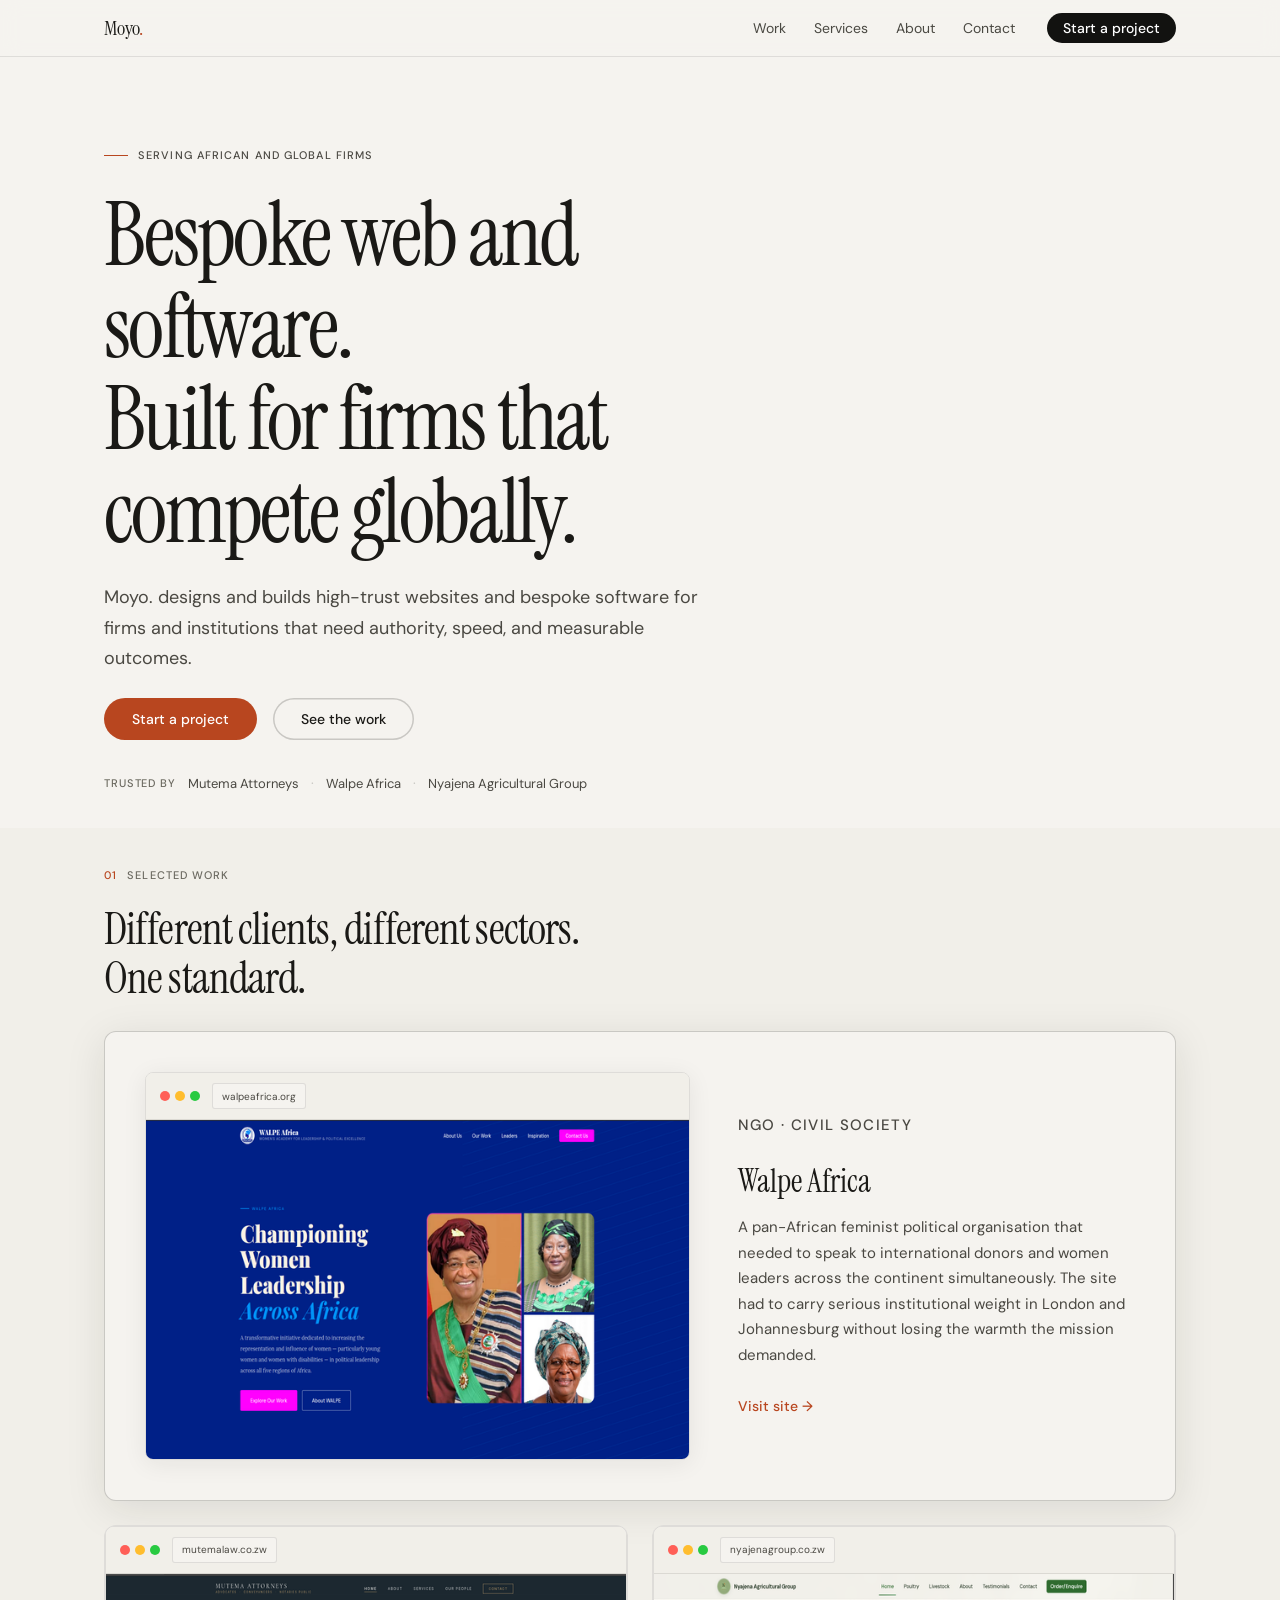
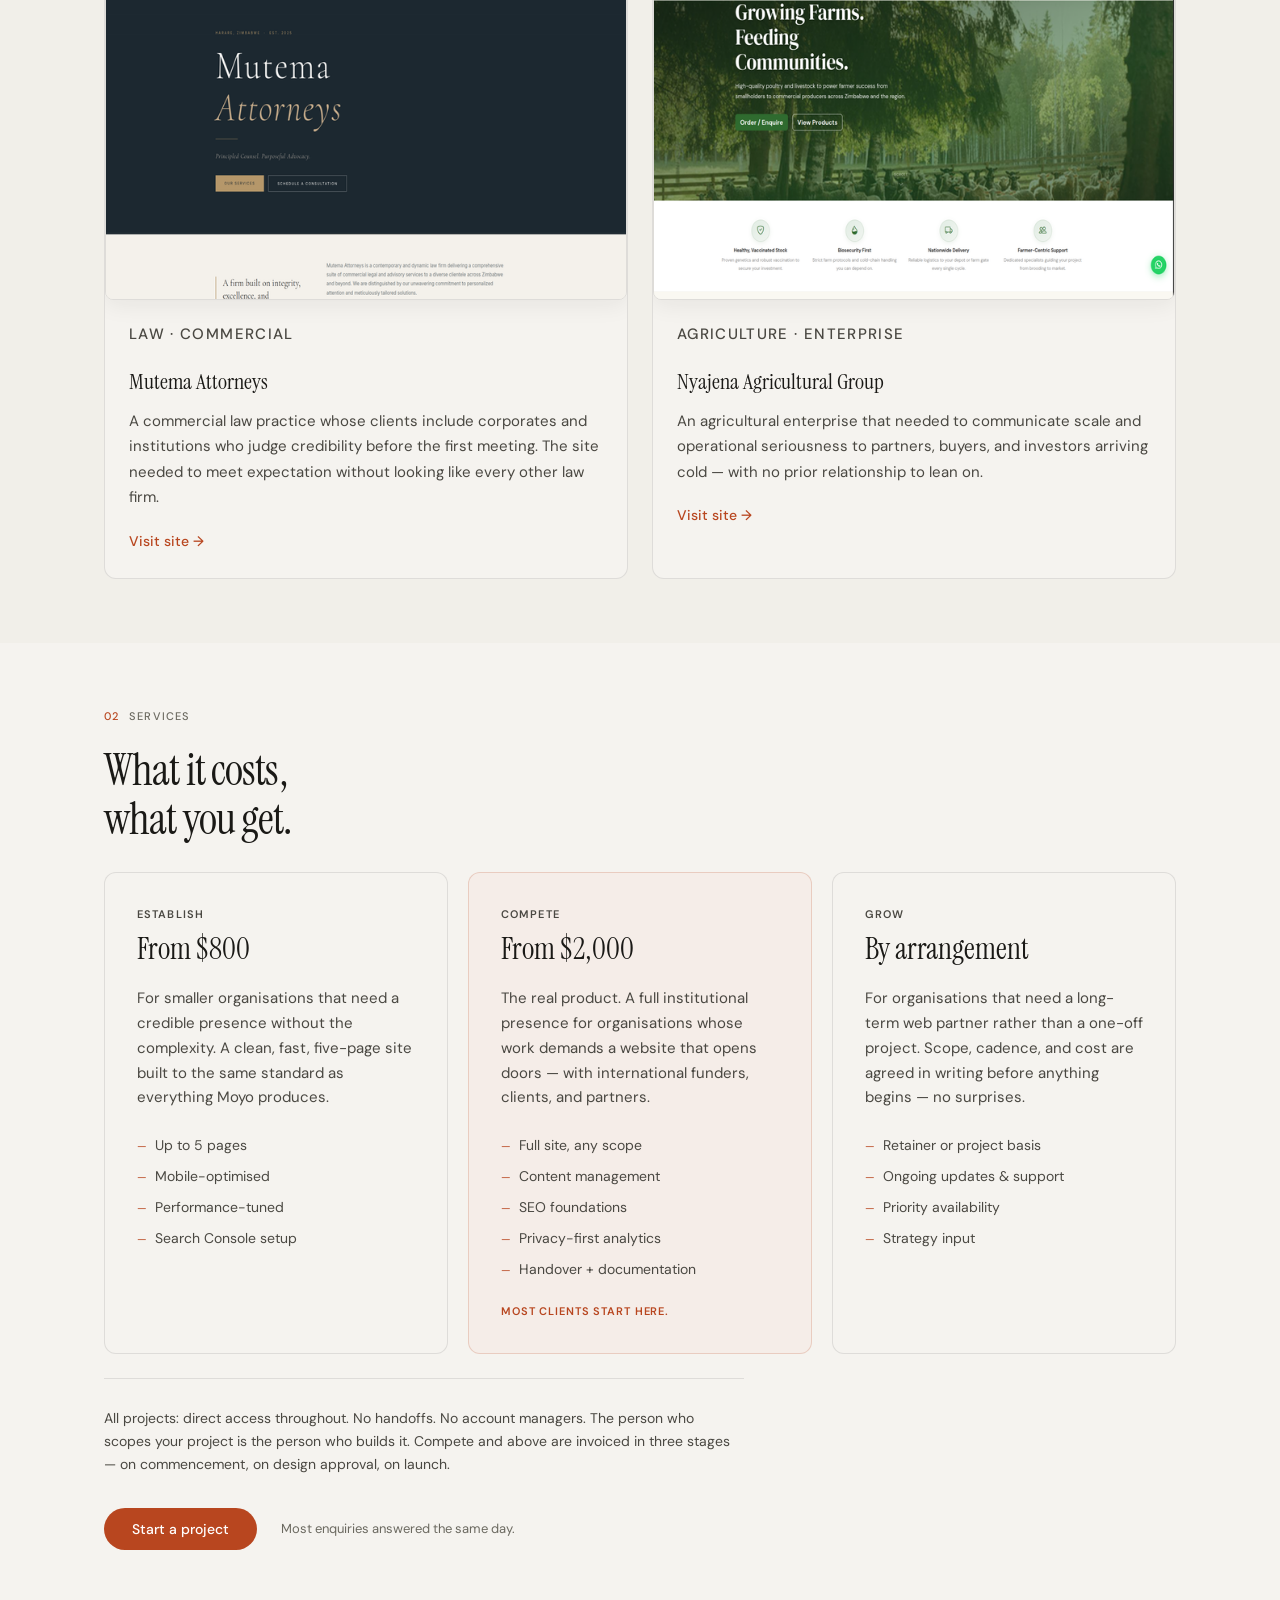
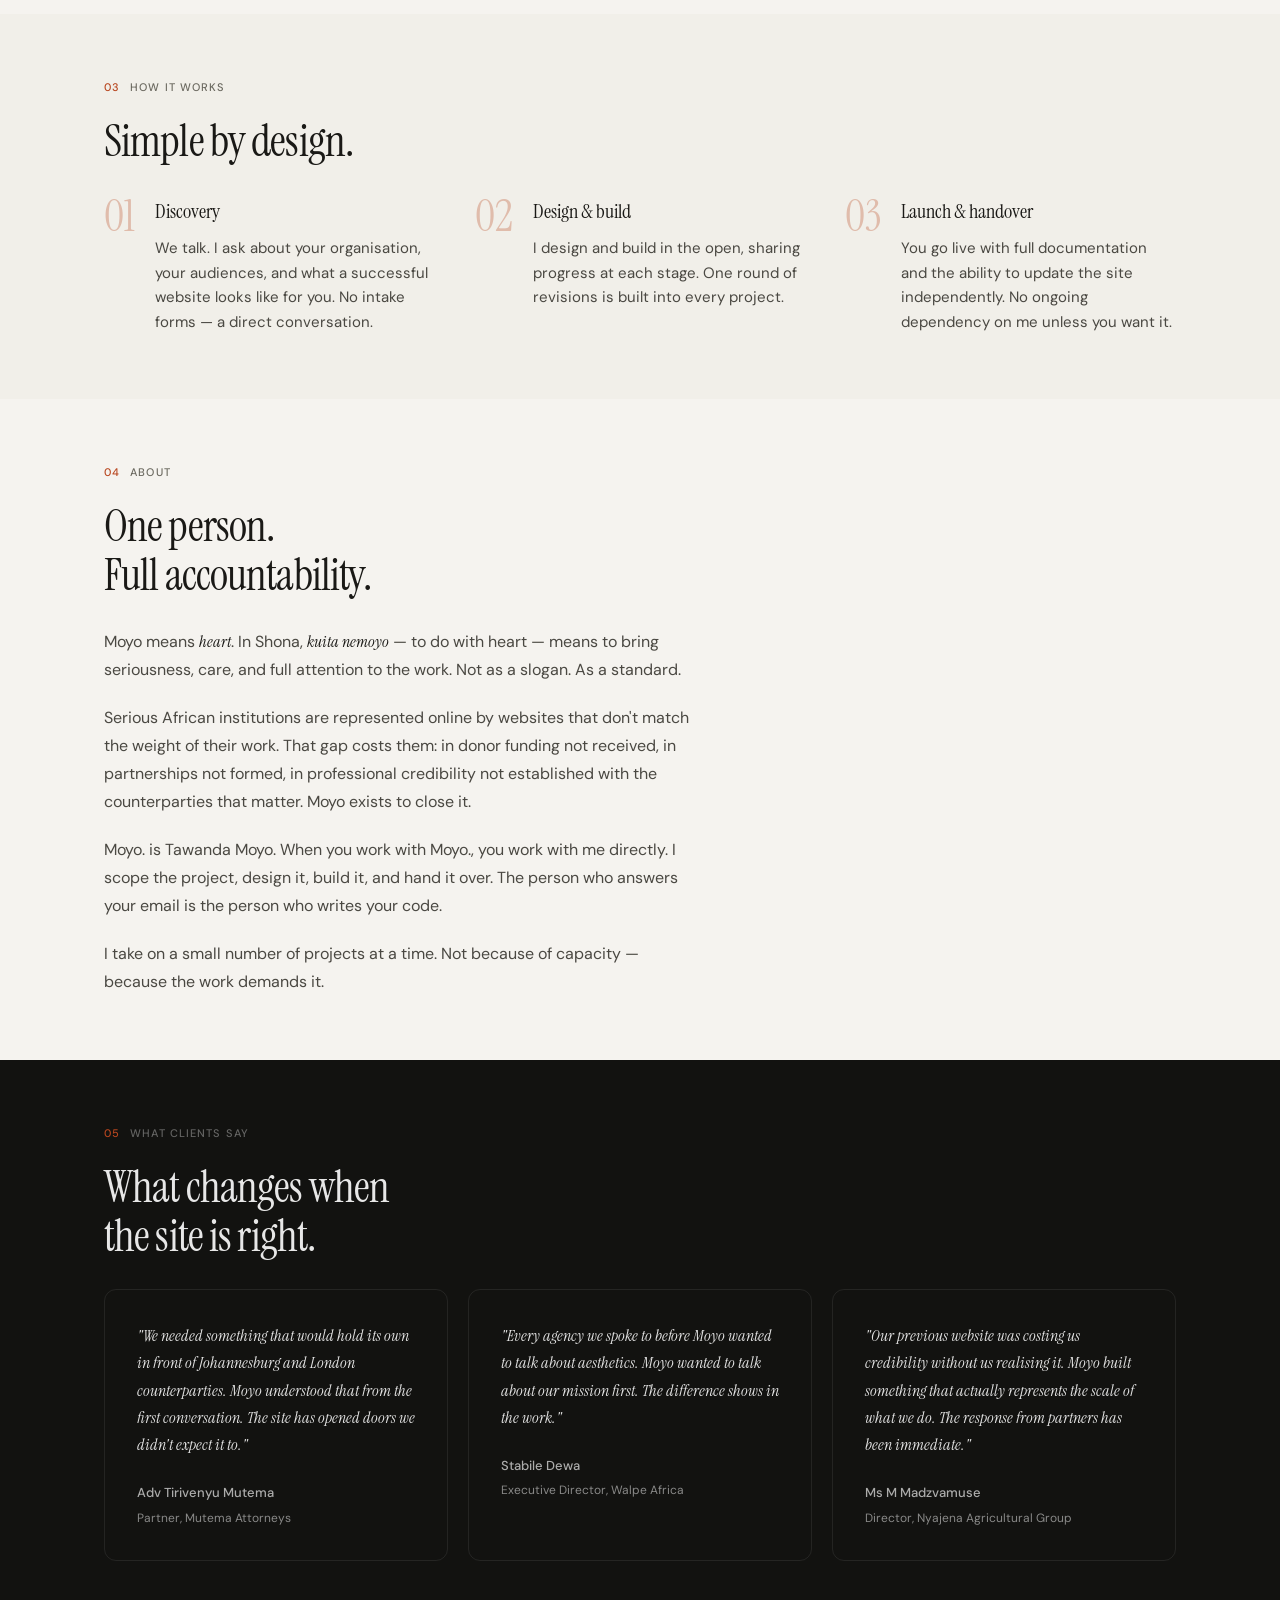
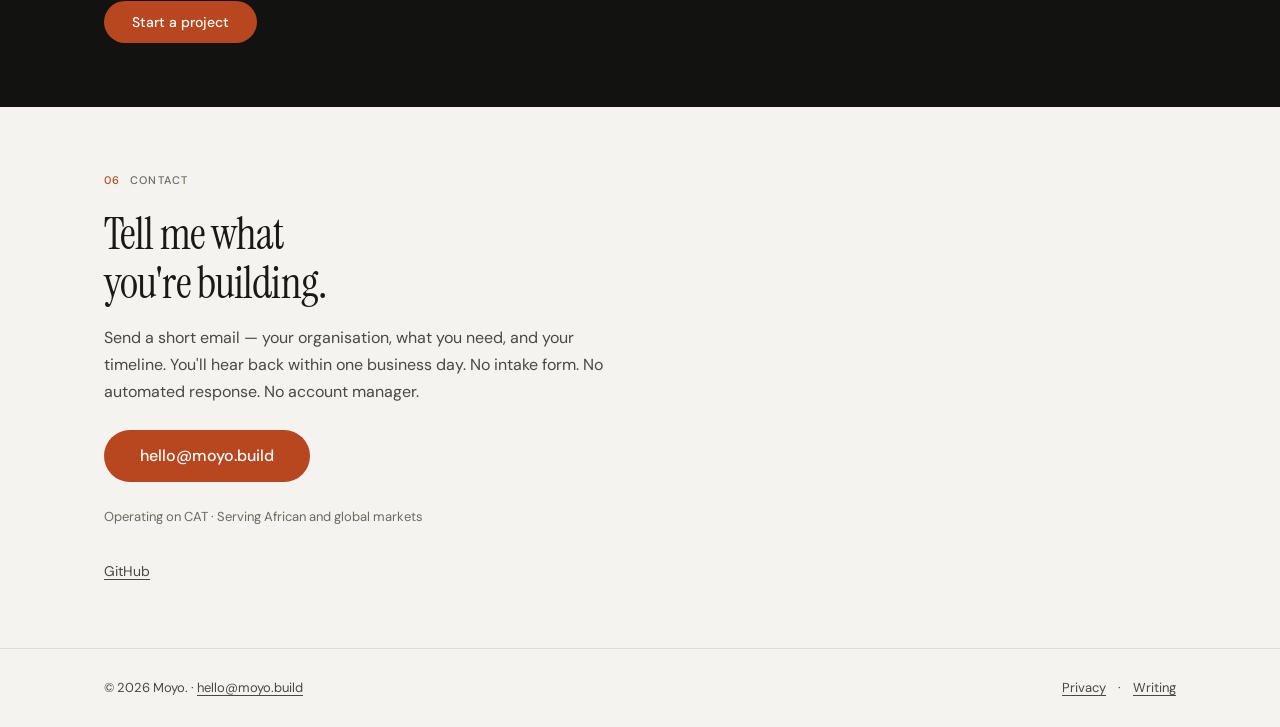
<file: index.html>
<!DOCTYPE html>
<html lang="en">
<head>
  <meta charset="UTF-8">
  <meta name="viewport" content="width=device-width, initial-scale=1.0">

  <title>Moyo. | Bespoke Web & Software for African and Global Firms</title>
  <meta name="description" content="Moyo. designs and builds high-trust websites and bespoke software for firms that need authority, speed, and measurable growth across African and global markets.">
  <link rel="canonical" href="https://moyo.build/">

  <!-- Favicons -->
  <link rel="icon" href="img/favicon/favicon.ico" sizes="any">
  <link rel="icon" href="img/favicon/favicon-16x16.png" sizes="16x16" type="image/png">
  <link rel="icon" href="img/favicon/favicon-32x32.png" sizes="32x32" type="image/png">
  <link rel="apple-touch-icon" href="img/favicon/apple-touch-icon.png">
  <link rel="manifest" href="img/favicon/site.webmanifest">
  <meta name="theme-color" content="#b8461f">

  <!-- Preload LCP image -->
  <link rel="preload" as="image" href="img/walpe-hero.png">

  <!-- Open Graph -->
  <meta property="og:type" content="website">
  <meta property="og:url" content="https://moyo.build/">
  <meta property="og:title" content="Moyo. | Bespoke Web & Software for African and Global Firms">
  <meta property="og:description" content="High-trust websites and bespoke software for firms competing across African and global markets.">
  <meta property="og:image" content="https://moyo.build/img/favicon/android-chrome-512x512.png">
  <meta property="og:locale" content="en_US">
  <meta property="og:site_name" content="Moyo.">

  <!-- Twitter -->
  <meta name="twitter:card" content="summary">
  <meta name="twitter:title" content="Moyo. | Bespoke Web & Software for African and Global Firms">
  <meta name="twitter:description" content="High-trust websites and bespoke software for firms competing across African and global markets.">
  <meta name="twitter:image" content="https://moyo.build/img/favicon/android-chrome-512x512.png">

  <!-- Fonts -->
  <link rel="preconnect" href="https://fonts.googleapis.com">
  <link rel="preconnect" href="https://fonts.gstatic.com" crossorigin>
  <link href="https://fonts.googleapis.com/css2?family=Instrument+Serif:ital@0;1&family=DM+Sans:ital,opsz,wght@0,9..40,300;0,9..40,400;0,9..40,500;1,9..40,400&display=swap" rel="stylesheet">
  <script defer data-domain="moyo.build" src="https://plausible.io/js/script.js"></script>

  <link rel="stylesheet" href="style.css">

  <!-- Structured data -->
  <script type="application/ld+json">
  {
    "@context": "https://schema.org",
    "@graph": [
      {
        "@type": "Organization",
        "name": "Moyo.",
        "url": "https://moyo.build/",
        "email": "hello@moyo.build",
        "description": "Bespoke web and software partner for high-performing firms operating across African and global markets."
      },
      {
        "@type": "ProfessionalService",
        "name": "Moyo.",
        "url": "https://moyo.build/",
        "email": "hello@moyo.build",
        "serviceType": [
          "Bespoke website design and development",
          "Bespoke software solutions",
          "Web strategy and ongoing web presence management"
        ],
        "areaServed": [
          "Africa",
          "Europe",
          "North America",
          "Middle East"
        ]
      }
    ]
  }
  </script>
</head>
<body>

  <!-- Skip navigation -->
  <a href="#main" class="skip-link">Skip to main content</a>

  <!-- ============================================================
       HEADER
  ============================================================ -->
  <header class="site-header" role="banner">
    <div class="container header-inner">
      <a href="/" class="wordmark" aria-label="Moyo. — home">Moyo<span class="dot">.</span></a>

      <nav class="site-nav" aria-label="Main navigation">
        <ul class="nav-links" role="list">
          <li><a href="#work">Work</a></li>
          <li><a href="#services">Services</a></li>
          <li><a href="#about">About</a></li>
          <li><a href="#contact">Contact</a></li>
        </ul>
        <a href="mailto:hello@moyo.build" class="btn btn-pill">Start a project</a>
        <button class="nav-toggle" aria-label="Open navigation menu" aria-expanded="false">
          <span></span>
          <span></span>
        </button>
      </nav>
    </div>
  </header>

  <main id="main">

    <!-- ============================================================
         HERO
    ============================================================ -->
    <section class="hero" aria-labelledby="hero-heading">
      <div class="container">
        <p class="eyebrow">Serving African and global firms</p>
        <h1 id="hero-heading" class="hero-headline">Bespoke web and software.<br>Built for firms that compete globally.</h1>
        <p class="hero-body">Moyo. designs and builds high-trust websites and bespoke software for firms and institutions that need authority, speed, and measurable outcomes.</p>
        <div class="hero-actions">
          <a href="mailto:hello@moyo.build?subject=Project%20enquiry" class="btn btn-primary">Start a project</a>
          <a href="#work" class="btn btn-ghost">See the work</a>
        </div>
        <div class="proof-bar">
          <span class="proof-label">Trusted by</span>
          <span>Mutema Attorneys</span>
          <span class="proof-divider" aria-hidden="true">·</span>
          <span>Walpe Africa</span>
          <span class="proof-divider" aria-hidden="true">·</span>
          <span>Nyajena Agricultural Group</span>
        </div>
      </div>
    </section>

    <!-- ============================================================
         WORK
    ============================================================ -->
    <section class="work" id="work" aria-labelledby="work-heading">
      <div class="container">
        <div class="section-label" aria-hidden="true">
          <span class="section-num">01</span>
          <span>Selected work</span>
        </div>

        <h2 id="work-heading" class="section-heading reveal">Different clients, different sectors.<br>One standard.</h2>

        <!-- Spotlight: Walpe Africa -->
        <article class="work-spotlight reveal" aria-labelledby="walpe-title">
          <div class="work-spotlight-image">
            <div class="browser-chrome">
              <div class="browser-bar">
                <span class="browser-dots" aria-hidden="true">
                  <span></span><span></span><span></span>
                </span>
                <span class="browser-url">walpeafrica.org</span>
              </div>
              <img
                src="img/walpe-hero.png"
                alt="Walpe Africa homepage — featuring the organisation's programmes and regional presence across Africa"
                width="800" height="500"
                loading="eager">
            </div>
          </div>
          <div class="work-spotlight-text">
            <p class="work-tag">NGO · Civil Society</p>
            <h3 id="walpe-title">Walpe Africa</h3>
            <p>A pan-African feminist political organisation that needed to speak to international donors and women leaders across the continent simultaneously. The site had to carry serious institutional weight in London and Johannesburg without losing the warmth the mission demanded.</p>
            <a href="https://walpeafrica.org" class="work-link" target="_blank" rel="noopener noreferrer" aria-labelledby="walpe-title">Visit site →</a>
          </div>
        </article>

        <!-- 2-col grid -->
        <div class="work-grid">

          <article class="work-card reveal" aria-labelledby="mutema-title">
            <div class="browser-chrome">
              <div class="browser-bar">
                <span class="browser-dots" aria-hidden="true">
                  <span></span><span></span><span></span>
                </span>
                <span class="browser-url">mutemalaw.co.zw</span>
              </div>
              <img
                src="img/mutema-hero.png"
                alt="Mutema Attorneys homepage — clean, professional layout for a commercial law practice in Harare"
                width="640" height="400"
                loading="lazy">
            </div>
            <div class="work-card-body">
              <p class="work-tag">Law · Commercial</p>
              <h3 id="mutema-title">Mutema Attorneys</h3>
              <p>A commercial law practice whose clients include corporates and institutions who judge credibility before the first meeting. The site needed to meet expectation without looking like every other law firm.</p>
              <a href="https://mutemalaw.co.zw" class="work-link" target="_blank" rel="noopener noreferrer">Visit site →</a>
            </div>
          </article>

          <article class="work-card reveal" aria-labelledby="nyajena-title">
            <div class="browser-chrome">
              <div class="browser-bar">
                <span class="browser-dots" aria-hidden="true">
                  <span></span><span></span><span></span>
                </span>
                <span class="browser-url">nyajenagroup.co.zw</span>
              </div>
              <img
                src="img/nyajena-hero.png"
                alt="Nyajena Agricultural Group homepage — showcasing the enterprise's scale and operations"
                width="640" height="400"
                loading="lazy">
            </div>
            <div class="work-card-body">
              <p class="work-tag">Agriculture · Enterprise</p>
              <h3 id="nyajena-title">Nyajena Agricultural Group</h3>
              <p>An agricultural enterprise that needed to communicate scale and operational seriousness to partners, buyers, and investors arriving cold — with no prior relationship to lean on.</p>
              <a href="https://nyajenagroup.co.zw" class="work-link" target="_blank" rel="noopener noreferrer">Visit site →</a>
            </div>
          </article>

        </div>
      </div>
    </section>

    <!-- ============================================================
         SERVICES
    ============================================================ -->
    <section class="services" id="services" aria-labelledby="services-heading">
      <div class="container">
        <div class="section-label" aria-hidden="true">
          <span class="section-num">02</span>
          <span>Services</span>
        </div>

        <h2 id="services-heading" class="section-heading reveal">What it costs,<br>what you get.</h2>

        <div class="services-grid">

          <div class="service-card reveal">
            <p class="service-tier">Establish</p>
            <p class="service-price">From <strong>$800</strong></p>
            <p class="service-desc">For smaller organisations that need a credible presence without the complexity. A clean, fast, five-page site built to the same standard as everything Moyo produces.</p>
            <ul class="service-features" role="list">
              <li>Up to 5 pages</li>
              <li>Mobile-optimised</li>
              <li>Performance-tuned</li>
              <li>Search Console setup</li>
            </ul>
          </div>

          <div class="service-card service-card--featured reveal">
            <p class="service-tier">Compete</p>
            <p class="service-price">From <strong>$2,000</strong></p>
            <p class="service-desc">The real product. A full institutional presence for organisations whose work demands a website that opens doors — with international funders, clients, and partners.</p>
            <ul class="service-features" role="list">
              <li>Full site, any scope</li>
              <li>Content management</li>
              <li>SEO foundations</li>
              <li>Privacy-first analytics</li>
              <li>Handover + documentation</li>
            </ul>
            <p class="service-note">Most clients start here.</p>
          </div>

          <div class="service-card reveal">
            <p class="service-tier">Grow</p>
            <p class="service-price">By <strong>arrangement</strong></p>
            <p class="service-desc">For organisations that need a long-term web partner rather than a one-off project. Scope, cadence, and cost are agreed in writing before anything begins — no surprises.</p>
            <ul class="service-features" role="list">
              <li>Retainer or project basis</li>
              <li>Ongoing updates &amp; support</li>
              <li>Priority availability</li>
              <li>Strategy input</li>
            </ul>
          </div>

        </div>

        <p class="services-footnote reveal">
          All projects: direct access throughout. No handoffs. No account managers. The person who scopes your project is the person who builds it. Compete and above are invoiced in three stages — on commencement, on design approval, on launch.
        </p>

        <div class="services-cta reveal">
          <a href="mailto:hello@moyo.build?subject=Project%20enquiry" class="btn btn-primary">Start a project</a>
          <p class="services-cta-note">Most enquiries answered the same day.</p>
        </div>

      </div>
    </section>

    <!-- ============================================================
         PROCESS
    ============================================================ -->
    <section class="process" id="process" aria-labelledby="process-heading">
      <div class="container">
        <div class="section-label" aria-hidden="true">
          <span class="section-num">03</span>
          <span>How it works</span>
        </div>

        <h2 id="process-heading" class="section-heading reveal">Simple by design.</h2>

        <ol class="process-steps" role="list">

          <li class="process-step reveal">
            <span class="process-num" aria-hidden="true">01</span>
            <div>
              <h3>Discovery</h3>
              <p>We talk. I ask about your organisation, your audiences, and what a successful website looks like for you. No intake forms — a direct conversation.</p>
            </div>
          </li>

          <li class="process-step reveal">
            <span class="process-num" aria-hidden="true">02</span>
            <div>
              <h3>Design &amp; build</h3>
              <p>I design and build in the open, sharing progress at each stage. One round of revisions is built into every project.</p>
            </div>
          </li>

          <li class="process-step reveal">
            <span class="process-num" aria-hidden="true">03</span>
            <div>
              <h3>Launch &amp; handover</h3>
              <p>You go live with full documentation and the ability to update the site independently. No ongoing dependency on me unless you want it.</p>
            </div>
          </li>

        </ol>
      </div>
    </section>

    <!-- ============================================================
         ABOUT
    ============================================================ -->
    <section class="about" id="about" aria-labelledby="about-heading">
      <div class="container">
        <div class="section-label" aria-hidden="true">
          <span class="section-num">04</span>
          <span>About</span>
        </div>

        <div class="about-inner">
          <h2 id="about-heading" class="section-heading reveal">One person.<br>Full accountability.</h2>
          <p class="reveal">Moyo means <em>heart</em>. In Shona, <em>kuita nemoyo</em> — to do with heart — means to bring seriousness, care, and full attention to the work. Not as a slogan. As a standard.</p>
          <p class="reveal">Serious African institutions are represented online by websites that don't match the weight of their work. That gap costs them: in donor funding not received, in partnerships not formed, in professional credibility not established with the counterparties that matter. Moyo exists to close it.</p>
          <p class="reveal">Moyo. is Tawanda Moyo. When you work with Moyo., you work with me directly. I scope the project, design it, build it, and hand it over. The person who answers your email is the person who writes your code.</p>
          <p class="reveal">I take on a small number of projects at a time. Not because of capacity — because the work demands it.</p>
        </div>
      </div>
    </section>

    <!-- ============================================================
         TESTIMONIALS
    ============================================================ -->
    <section class="testimonials" id="testimonials" aria-labelledby="testimonials-heading">
      <div class="container">
        <div class="section-label" aria-hidden="true">
          <span class="section-num">05</span>
          <span>What clients say</span>
        </div>

        <h2 id="testimonials-heading" class="section-heading reveal">What changes when<br>the site is right.</h2>

        <div class="testimonials-grid">

          <blockquote class="testimonial reveal">
            <p>"We needed something that would hold its own in front of Johannesburg and London counterparties. Moyo understood that from the first conversation. The site has opened doors we didn't expect it to."</p>
            <footer>
              <cite>Adv Tirivenyu Mutema<br><span>Partner, Mutema Attorneys</span></cite>
            </footer>
          </blockquote>

          <blockquote class="testimonial reveal">
            <p>"Every agency we spoke to before Moyo wanted to talk about aesthetics. Moyo wanted to talk about our mission first. The difference shows in the work."</p>
            <footer>
              <cite>Stabile Dewa<br><span>Executive Director, Walpe Africa</span></cite>
            </footer>
          </blockquote>

          <blockquote class="testimonial reveal">
            <p>"Our previous website was costing us credibility without us realising it. Moyo built something that actually represents the scale of what we do. The response from partners has been immediate."</p>
            <footer>
              <cite>Ms M Madzvamuse<br><span>Director, Nyajena Agricultural Group</span></cite>
            </footer>
          </blockquote>

        </div>

        <div class="testimonials-cta reveal">
          <a href="mailto:hello@moyo.build?subject=Project%20enquiry" class="btn btn-primary">Start a project</a>
        </div>

      </div>
    </section>

    <!-- ============================================================
         CONTACT
    ============================================================ -->
    <section class="contact" id="contact" aria-labelledby="contact-heading">
      <div class="container">
        <div class="section-label" aria-hidden="true">
          <span class="section-num">06</span>
          <span>Contact</span>
        </div>

        <h2 id="contact-heading" class="section-heading reveal">Tell me what<br>you're building.</h2>
        <p class="contact-body reveal">Send a short email — your organisation, what you need, and your timeline. You'll hear back within one business day. No intake form. No automated response. No account manager.</p>

        <div class="contact-ctas reveal">
          <a href="mailto:hello@moyo.build?subject=Project%20enquiry" class="btn btn-primary btn-large">hello@moyo.build</a>
          <!-- TODO: Add WhatsApp link when number is confirmed — wa.me/263XXXXXXXXX -->
        </div>

        <p class="contact-meta reveal">Operating on CAT · Serving African and global markets</p>

        <div class="contact-secondary reveal">
          <!-- TODO: Add LinkedIn URL when profile is ready -->
          <a href="https://github.com/tawandamoyo" target="_blank" rel="noopener noreferrer">GitHub</a>
        </div>
      </div>
    </section>

  </main>

  <!-- ============================================================
       FOOTER
  ============================================================ -->
  <footer class="site-footer" role="contentinfo">
    <div class="container footer-inner">
      <p>© 2026 Moyo. · <a href="mailto:hello@moyo.build">hello@moyo.build</a></p>
      <div class="footer-links">
        <a href="privacy.html">Privacy</a>
        <span aria-hidden="true">·</span>
        <a href="writing.html">Writing</a>
      </div>
    </div>
  </footer>

  <script src="script.js" defer></script>
</body>
</html>
</file>
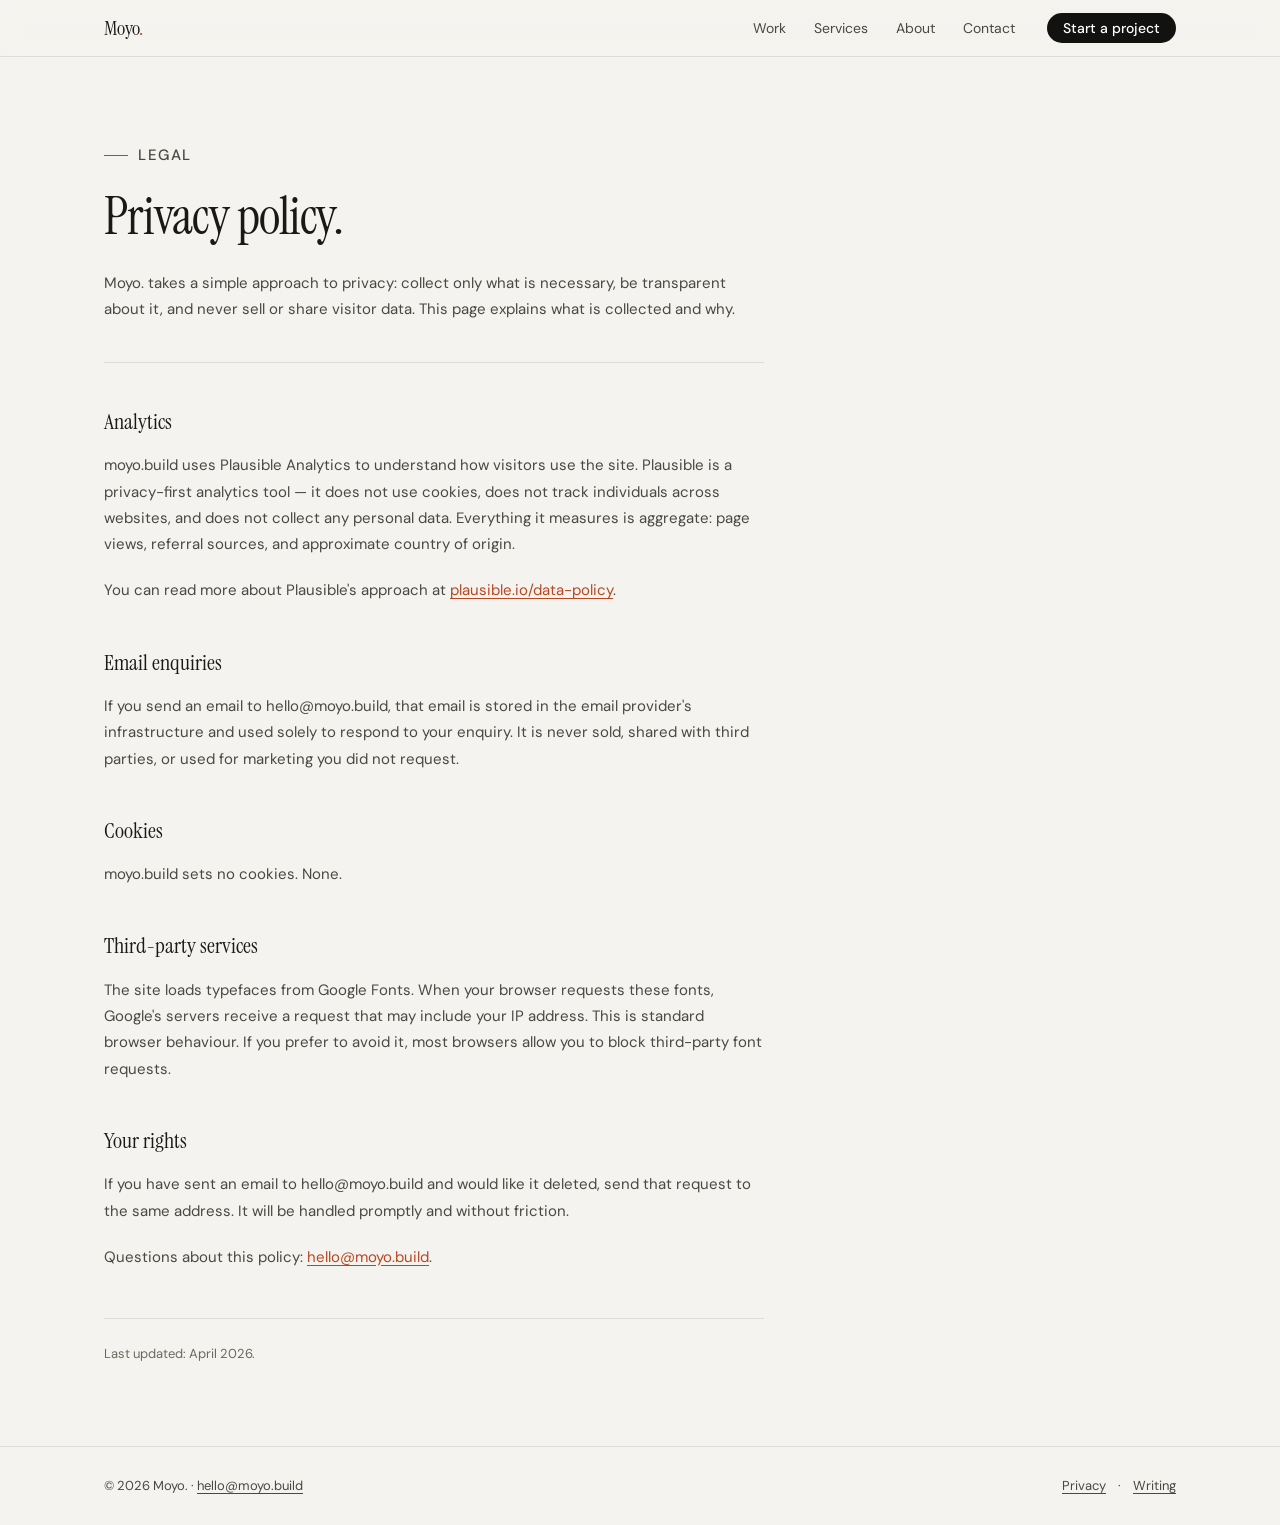
<file: privacy.html>
<!DOCTYPE html>
<html lang="en">
<head>
  <meta charset="UTF-8">
  <meta name="viewport" content="width=device-width, initial-scale=1.0">

  <title>Privacy Policy | Moyo.</title>
  <meta name="description" content="Privacy policy for moyo.build. What data is collected, why it is collected, and how Moyo. handles enquiries and analytics.">
  <link rel="canonical" href="https://moyo.build/privacy.html">
  <meta name="robots" content="noindex,follow">

  <!-- Open Graph -->
  <meta property="og:type" content="article">
  <meta property="og:url" content="https://moyo.build/privacy.html">
  <meta property="og:title" content="Privacy Policy | Moyo.">
  <meta property="og:description" content="How Moyo. handles visitor data on moyo.build.">
  <meta property="og:image" content="https://moyo.build/img/favicon/android-chrome-512x512.png">
  <meta property="og:locale" content="en_US">
  <meta property="og:site_name" content="Moyo.">

  <!-- Twitter -->
  <meta name="twitter:card" content="summary">
  <meta name="twitter:title" content="Privacy Policy | Moyo.">
  <meta name="twitter:description" content="How Moyo. handles visitor data on moyo.build.">
  <meta name="twitter:image" content="https://moyo.build/img/favicon/android-chrome-512x512.png">

  <!-- Favicons -->
  <link rel="icon" href="img/favicon/favicon.ico" sizes="any">
  <link rel="icon" href="img/favicon/favicon-16x16.png" sizes="16x16" type="image/png">
  <link rel="icon" href="img/favicon/favicon-32x32.png" sizes="32x32" type="image/png">
  <link rel="apple-touch-icon" href="img/favicon/apple-touch-icon.png">
  <link rel="manifest" href="img/favicon/site.webmanifest">
  <meta name="theme-color" content="#b8461f">

  <!-- Fonts -->
  <link rel="preconnect" href="https://fonts.googleapis.com">
  <link rel="preconnect" href="https://fonts.gstatic.com" crossorigin>
  <link href="https://fonts.googleapis.com/css2?family=Instrument+Serif:ital@0;1&family=DM+Sans:ital,opsz,wght@0,9..40,300;0,9..40,400;0,9..40,500;1,9..40,400&display=swap" rel="stylesheet">
  <script defer data-domain="moyo.build" src="https://plausible.io/js/script.js"></script>

  <link rel="stylesheet" href="style.css">
</head>
<body>

  <!-- Skip navigation -->
  <a href="#main" class="skip-link">Skip to main content</a>

  <!-- ============================================================
       HEADER
  ============================================================ -->
  <header class="site-header" role="banner">
    <div class="container header-inner">
      <a href="/" class="wordmark" aria-label="Moyo. — home">Moyo<span class="dot">.</span></a>

      <nav class="site-nav" aria-label="Main navigation">
        <ul class="nav-links" role="list">
          <li><a href="/#work">Work</a></li>
          <li><a href="/#services">Services</a></li>
          <li><a href="/#about">About</a></li>
          <li><a href="/#contact">Contact</a></li>
        </ul>
        <a href="mailto:hello@moyo.build" class="btn btn-pill">Start a project</a>
        <button class="nav-toggle" aria-label="Open navigation menu" aria-expanded="false">
          <span></span>
          <span></span>
        </button>
      </nav>
    </div>
  </header>

  <main id="main">

    <section class="prose-page" aria-labelledby="privacy-heading">
      <div class="container">
        <div class="prose-page-inner">

          <p class="eyebrow">Legal</p>
          <h1 id="privacy-heading">Privacy policy.</h1>
          <p class="prose-intro">Moyo. takes a simple approach to privacy: collect only what is necessary, be transparent about it, and never sell or share visitor data. This page explains what is collected and why.</p>

          <h2>Analytics</h2>
          <p>moyo.build uses Plausible Analytics to understand how visitors use the site. Plausible is a privacy-first analytics tool — it does not use cookies, does not track individuals across websites, and does not collect any personal data. Everything it measures is aggregate: page views, referral sources, and approximate country of origin.</p>
          <p>You can read more about Plausible's approach at <a href="https://plausible.io/data-policy" target="_blank" rel="noopener noreferrer">plausible.io/data-policy</a>.</p>

          <h2>Email enquiries</h2>
          <p>If you send an email to hello@moyo.build, that email is stored in the email provider's infrastructure and used solely to respond to your enquiry. It is never sold, shared with third parties, or used for marketing you did not request.</p>

          <h2>Cookies</h2>
          <p>moyo.build sets no cookies. None.</p>

          <h2>Third-party services</h2>
          <p>The site loads typefaces from Google Fonts. When your browser requests these fonts, Google's servers receive a request that may include your IP address. This is standard browser behaviour. If you prefer to avoid it, most browsers allow you to block third-party font requests.</p>

          <h2>Your rights</h2>
          <p>If you have sent an email to hello@moyo.build and would like it deleted, send that request to the same address. It will be handled promptly and without friction.</p>
          <p>Questions about this policy: <a href="mailto:hello@moyo.build">hello@moyo.build</a>.</p>

          <p class="prose-updated">Last updated: April 2026.</p>

        </div>
      </div>
    </section>

  </main>

  <!-- ============================================================
       FOOTER
  ============================================================ -->
  <footer class="site-footer" role="contentinfo">
    <div class="container footer-inner">
      <p>© 2026 Moyo. · <a href="mailto:hello@moyo.build">hello@moyo.build</a></p>
      <div class="footer-links">
        <a href="privacy.html">Privacy</a>
        <span aria-hidden="true">·</span>
        <a href="writing.html">Writing</a>
      </div>
    </div>
  </footer>

  <script src="script.js" defer></script>
</body>
</html>
</file>
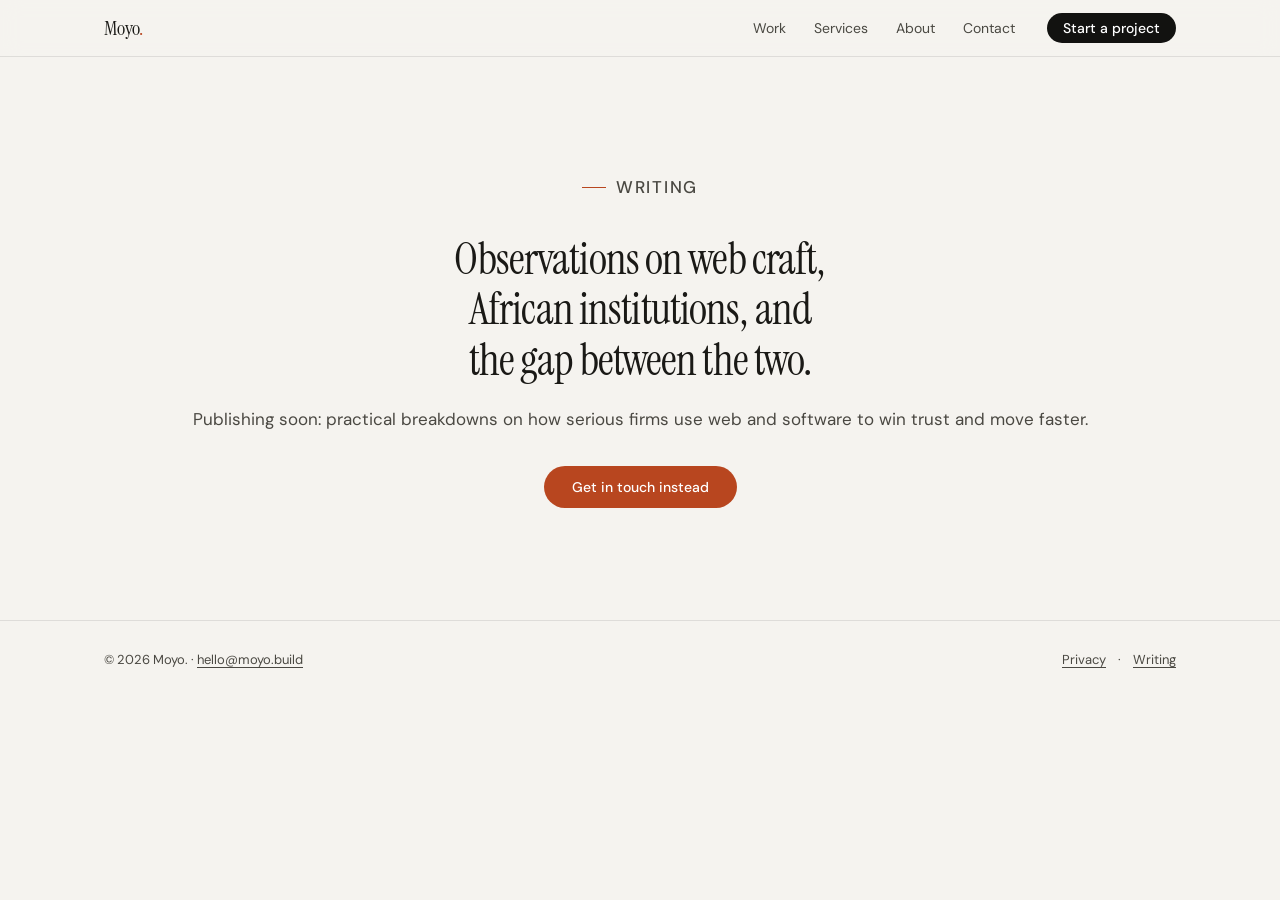
<file: writing.html>
<!DOCTYPE html>
<html lang="en">
<head>
  <meta charset="UTF-8">
  <meta name="viewport" content="width=device-width, initial-scale=1.0">

  <title>Writing | Moyo.</title>
  <meta name="description" content="Articles on web strategy, digital credibility, and bespoke software decisions for African and global firms.">
  <link rel="canonical" href="https://moyo.build/writing.html">
  <meta name="robots" content="noindex,follow">

  <!-- Open Graph -->
  <meta property="og:type" content="website">
  <meta property="og:url" content="https://moyo.build/writing.html">
  <meta property="og:title" content="Writing | Moyo.">
  <meta property="og:description" content="Articles on web strategy and digital credibility for high-performing firms.">
  <meta property="og:image" content="https://moyo.build/img/favicon/android-chrome-512x512.png">
  <meta property="og:locale" content="en_US">
  <meta property="og:site_name" content="Moyo.">

  <!-- Twitter -->
  <meta name="twitter:card" content="summary">
  <meta name="twitter:title" content="Writing | Moyo.">
  <meta name="twitter:description" content="Articles on web strategy and digital credibility for high-performing firms.">
  <meta name="twitter:image" content="https://moyo.build/img/favicon/android-chrome-512x512.png">

  <!-- Favicons -->
  <link rel="icon" href="img/favicon/favicon.ico" sizes="any">
  <link rel="icon" href="img/favicon/favicon-16x16.png" sizes="16x16" type="image/png">
  <link rel="icon" href="img/favicon/favicon-32x32.png" sizes="32x32" type="image/png">
  <link rel="apple-touch-icon" href="img/favicon/apple-touch-icon.png">
  <link rel="manifest" href="img/favicon/site.webmanifest">
  <meta name="theme-color" content="#b8461f">

  <!-- Fonts -->
  <link rel="preconnect" href="https://fonts.googleapis.com">
  <link rel="preconnect" href="https://fonts.gstatic.com" crossorigin>
  <link href="https://fonts.googleapis.com/css2?family=Instrument+Serif:ital@0;1&family=DM+Sans:ital,opsz,wght@0,9..40,300;0,9..40,400;0,9..40,500;1,9..40,400&display=swap" rel="stylesheet">
  <script defer data-domain="moyo.build" src="https://plausible.io/js/script.js"></script>

  <link rel="stylesheet" href="style.css">
</head>
<body>

  <!-- Skip navigation -->
  <a href="#main" class="skip-link">Skip to main content</a>

  <!-- ============================================================
       HEADER
  ============================================================ -->
  <header class="site-header" role="banner">
    <div class="container header-inner">
      <a href="/" class="wordmark" aria-label="Moyo. — home">Moyo<span class="dot">.</span></a>

      <nav class="site-nav" aria-label="Main navigation">
        <ul class="nav-links" role="list">
          <li><a href="/#work">Work</a></li>
          <li><a href="/#services">Services</a></li>
          <li><a href="/#about">About</a></li>
          <li><a href="/#contact">Contact</a></li>
        </ul>
        <a href="mailto:hello@moyo.build" class="btn btn-pill">Start a project</a>
        <button class="nav-toggle" aria-label="Open navigation menu" aria-expanded="false">
          <span></span>
          <span></span>
        </button>
      </nav>
    </div>
  </header>

  <main id="main">

    <section class="prose-empty" aria-labelledby="writing-heading">
      <div class="container">

        <p class="eyebrow">Writing</p>
        <h1 id="writing-heading">Observations on web craft,<br>African institutions, and<br>the gap between the two.</h1>
        <p>Publishing soon: practical breakdowns on how serious firms use web and software to win trust and move faster.</p>
        <a href="mailto:hello@moyo.build" class="btn btn-primary">Get in touch instead</a>

      </div>
    </section>

  </main>

  <!-- ============================================================
       FOOTER
  ============================================================ -->
  <footer class="site-footer" role="contentinfo">
    <div class="container footer-inner">
      <p>© 2026 Moyo. · <a href="mailto:hello@moyo.build">hello@moyo.build</a></p>
      <div class="footer-links">
        <a href="privacy.html">Privacy</a>
        <span aria-hidden="true">·</span>
        <a href="writing.html">Writing</a>
      </div>
    </div>
  </footer>

  <script src="script.js" defer></script>
</body>
</html>
</file>
<file: style.css>
/* ============================================================
   MOYO. — style.css
   Instrument Serif (display) + DM Sans (UI)
   Warm off-white / terracotta accent palette
============================================================ */

/* === RESET ================================================ */

*, *::before, *::after {
  box-sizing: border-box;
  margin: 0;
  padding: 0;
}

/* === TOKENS =============================================== */

:root {
  --bg:             #f5f3ef;
  --surface:        #f1efe9;
  --dark:           #121210;
  --text:           #1a1916;
  --muted:          #4a4842;
  --subtle:         #6b6960;
  --accent:         #b8461f;
  --accent-light:   #f5ede8;
  --border:         rgba(26, 25, 22, 0.10);
  --border-strong:  rgba(26, 25, 22, 0.20);

  --serif: 'Instrument Serif', Georgia, serif;
  --sans:  'DM Sans', system-ui, sans-serif;

  --container: 1120px;
}

/* === BASE ================================================= */

html {
  font-size: 16px;
  scroll-behavior: smooth;
}

body {
  font-family: var(--sans);
  font-size: 1rem;
  line-height: 1.7;
  color: var(--text);
  background: var(--bg);
  -webkit-font-smoothing: antialiased;
}

img {
  display: block;
  max-width: 100%;
  height: auto;
}

a {
  color: inherit;
  text-decoration: none;
}

ul { list-style: none; }

/* === SKIP LINK ============================================ */

.skip-link {
  position: absolute;
  top: -100%;
  left: 1rem;
  padding: 0.5rem 1rem;
  background: var(--accent);
  color: #fff;
  font-family: var(--sans);
  font-size: 0.875rem;
  border-radius: 0 0 4px 4px;
  z-index: 200;
  transition: top 0.15s;
}
.skip-link:focus { top: 0; }

/* === CONTAINER ============================================ */

.container {
  max-width: var(--container);
  margin-inline: auto;
  padding-inline: 1.5rem;
}

/* === FOCUS ================================================ */

:focus-visible {
  outline: 2px solid var(--accent);
  outline-offset: 3px;
  border-radius: 2px;
}

/* === SECTION LABELS ======================================= */

.section-label {
  display: flex;
  align-items: center;
  gap: 0.625rem;
  margin-bottom: 1.25rem;
  font-size: 0.6875rem;
  font-weight: 500;
  letter-spacing: 0.1em;
  text-transform: uppercase;
  color: var(--subtle);
}

.section-num { color: var(--accent); }

/* === SECTION HEADINGS ===================================== */

.section-heading {
  font-family: var(--serif);
  font-size: clamp(2rem, 4vw, 2.75rem);
  font-weight: 400;
  line-height: 1.12;
  letter-spacing: -0.02em;
  color: var(--text);
  margin-bottom: 1.75rem;
}

/* === SCROLL REVEAL ======================================== */

.reveal {
  opacity: 0;
  transform: translateY(12px);
  transition: opacity 0.5s ease, transform 0.5s ease;
}

.reveal.visible {
  opacity: 1;
  transform: none;
}

/* === BUTTONS ============================================== */

.btn {
  display: inline-flex;
  align-items: center;
  font-family: var(--sans);
  font-size: 0.875rem;
  font-weight: 500;
  line-height: 1;
  border-radius: 100px;
  cursor: pointer;
  text-decoration: none;
  transition: background 0.18s, color 0.18s, box-shadow 0.18s, transform 0.15s;
}

.btn:focus-visible {
  outline: 2px solid var(--accent);
  outline-offset: 3px;
}

/* Nav pill */
.btn-pill {
  padding: 0.5rem 1rem;
  background: var(--dark);
  color: #fff;
}
.btn-pill:hover {
  background: var(--accent);
}

/* Primary */
.btn-primary {
  padding: 0.875rem 1.75rem;
  background: var(--accent);
  color: #fff;
}
.btn-primary:hover {
  background: #a33d1b;
  transform: translateY(-1px);
  box-shadow: 0 6px 20px rgba(184, 70, 31, 0.30);
}

/* Ghost */
.btn-ghost {
  padding: 0.875rem 1.75rem;
  color: var(--text);
  box-shadow: inset 0 0 0 1.5px var(--border-strong);
}
.btn-ghost:hover {
  box-shadow: inset 0 0 0 1.5px var(--text);
}

/* Large modifier */
.btn-large {
  font-size: 1rem;
  padding: 1.125rem 2.25rem;
}

/* ============================================================
   HEADER
============================================================ */

.site-header {
  position: sticky;
  top: 0;
  z-index: 100;
  background: rgba(245, 243, 239, 0.92);
  backdrop-filter: blur(10px);
  -webkit-backdrop-filter: blur(10px);
  border-bottom: 1px solid var(--border);
}

.header-inner {
  display: flex;
  align-items: center;
  justify-content: space-between;
  height: 3.5rem;
  position: relative;
}

.wordmark {
  font-family: var(--serif);
  font-size: 1.25rem;
  letter-spacing: -0.01em;
  color: var(--text);
  flex-shrink: 0;
}
.wordmark .dot { color: var(--accent); }

.site-nav {
  display: flex;
  align-items: center;
  gap: 2rem;
}

.nav-links {
  display: flex;
  align-items: center;
  gap: 1.75rem;
}

.nav-links a {
  font-size: 0.875rem;
  color: var(--muted);
  transition: color 0.15s;
}
.nav-links a:hover { color: var(--text); }

/* Mobile toggle */
.nav-toggle {
  display: none;
  flex-direction: column;
  justify-content: center;
  gap: 5px;
  width: 2rem;
  height: 2rem;
  background: none;
  border: none;
  cursor: pointer;
  padding: 0.25rem;
  flex-shrink: 0;
}
.nav-toggle span {
  display: block;
  height: 1.5px;
  background: var(--text);
  border-radius: 2px;
  transition: transform 0.2s, opacity 0.2s;
}
.nav-toggle[aria-expanded="true"] span:nth-child(1) {
  transform: translateY(6.5px) rotate(45deg);
}
.nav-toggle[aria-expanded="true"] span:nth-child(2) {
  transform: translateY(-6.5px) rotate(-45deg);
}

/* ============================================================
   HERO
============================================================ */

.hero {
  padding-block: clamp(3rem, 7vw, 5rem) clamp(1.5rem, 3vw, 2rem);
}

/* Staggered entrance — CSS animation, no JS needed */
@keyframes fadeUp {
  from { opacity: 0; transform: translateY(18px); }
  to   { opacity: 1; transform: none; }
}

.eyebrow {
  display: inline-flex;
  align-items: center;
  gap: 0.625rem;
  font-size: 0.6875rem;
  font-weight: 500;
  letter-spacing: 0.1em;
  text-transform: uppercase;
  color: var(--muted);
  margin-bottom: 1.5rem;
  animation: fadeUp 0.7s ease both 0.05s;
}
.eyebrow::before {
  content: '';
  display: block;
  width: 1.5rem;
  height: 1.5px;
  background: var(--accent);
  flex-shrink: 0;
}

.hero-headline {
  font-family: var(--serif);
  font-size: clamp(2.75rem, 7vw, 5.5rem);
  font-weight: 400;
  line-height: 1.05;
  letter-spacing: -0.03em;
  color: var(--text);
  max-width: 16ch;
  margin-bottom: 1.5rem;
  animation: fadeUp 0.7s ease both 0.15s;
}

.hero-body {
  font-size: 1.125rem;
  color: var(--muted);
  max-width: 50ch;
  margin-bottom: 1.5rem;
  animation: fadeUp 0.7s ease both 0.28s;
}

.hero-actions {
  display: flex;
  align-items: center;
  gap: 1rem;
  flex-wrap: wrap;
  margin-bottom: 2rem;
  animation: fadeUp 0.7s ease both 0.4s;
}

.proof-bar {
  display: flex;
  align-items: center;
  flex-wrap: wrap;
  gap: 0.5rem 0.75rem;
  animation: fadeUp 0.7s ease both 0.52s;
}

.proof-label {
  font-size: 0.6875rem;
  font-weight: 500;
  letter-spacing: 0.08em;
  text-transform: uppercase;
  color: var(--subtle);
}

.proof-bar span:not(.proof-label):not(.proof-divider) {
  font-size: 0.8125rem;
  color: var(--muted);
}

.proof-divider {
  color: var(--border-strong);
  font-size: 0.875rem;
}

/* ============================================================
   BROWSER CHROME COMPONENT
============================================================ */

.browser-chrome {
  border-radius: 8px 8px 0 0;
  overflow: hidden;
  border: 1px solid var(--border);
  box-shadow: 0 4px 24px rgba(26, 25, 22, 0.07);
  border-radius: 8px;
}

.browser-bar {
  display: flex;
  align-items: center;
  gap: 0.75rem;
  padding: 0.625rem 0.875rem;
  background: var(--surface);
  border-bottom: 1px solid var(--border);
}

.browser-dots {
  display: flex;
  gap: 5px;
  flex-shrink: 0;
}
.browser-dots span {
  display: block;
  width: 10px;
  height: 10px;
  border-radius: 50%;
}
.browser-dots span:nth-child(1) { background: #ff5f57; }
.browser-dots span:nth-child(2) { background: #ffbd2e; }
.browser-dots span:nth-child(3) { background: #28ca41; }

.browser-url {
  font-size: 0.625rem;
  color: var(--muted);
  background: var(--bg);
  border: 1px solid var(--border);
  border-radius: 3px;
  padding: 0.2rem 0.55rem;
  white-space: nowrap;
  overflow: hidden;
  text-overflow: ellipsis;
  max-width: 16rem;
}

/* ============================================================
   SCREENSHOT PLACEHOLDER
============================================================ */

.screenshot-placeholder {
  aspect-ratio: var(--ratio, 400/640);
  background: var(--surface);
  display: flex;
  align-items: center;
  justify-content: center;
  text-align: center;
  font-size: 0.6875rem;
  color: var(--subtle);
  line-height: 1.7;
  padding: 1rem;
  /* Subtle grid pattern — purely decorative */
  background-image:
    linear-gradient(var(--border) 1px, transparent 1px),
    linear-gradient(90deg, var(--border) 1px, transparent 1px);
  background-size: 2rem 2rem;
}

/* ============================================================
   WORK SECTION
============================================================ */

.work {
  padding-block: clamp(1.5rem, 3vw, 2.5rem) clamp(2.5rem, 5vw, 4rem);
  background: var(--surface);
}

/* Spotlight card */
.work-spotlight {
  display: grid;
  grid-template-columns: 1fr;
  gap: 2rem;
  padding: 2rem;
  border: 1px solid var(--border-strong);
  border-radius: 12px;
  background: var(--bg);
  box-shadow: 0 8px 40px rgba(26, 25, 22, 0.10);
  margin-bottom: 1.5rem;
}

@media (min-width: 768px) {
  .work-spotlight {
    grid-template-columns: 55% 1fr;
    align-items: center;
    gap: 3rem;
    padding: 2.5rem;
  }
}

.work-spotlight-text { padding-block: 0.5rem; }

.work-spotlight-text h3 {
  font-family: var(--serif);
  font-size: clamp(1.5rem, 3vw, 2rem);
  font-weight: 400;
  line-height: 1.15;
  margin-block: 0.625rem 1rem;
}

.work-spotlight-text p {
  color: var(--muted);
  font-size: 0.9375rem;
  max-width: 46ch;
  margin-bottom: 1.5rem;
}

/* Work tag */
.work-tag {
  font-size: 0.6875rem;
  font-weight: 500;
  letter-spacing: 0.09em;
  text-transform: uppercase;
  color: var(--accent);
}

/* Work link */
.work-link {
  font-size: 0.875rem;
  font-weight: 500;
  color: var(--accent);
  transition: text-decoration-color 0.15s;
}
.work-link:hover {
  text-decoration: underline;
  text-underline-offset: 3px;
}

/* 2-col grid */
.work-grid {
  display: grid;
  grid-template-columns: 1fr;
  gap: 1.5rem;
}

@media (min-width: 600px) {
  .work-grid { grid-template-columns: 1fr 1fr; }
}

.work-card {
  border: 1px solid var(--border);
  border-radius: 12px;
  background: var(--bg);
  overflow: hidden;
  transition: transform 0.2s ease, box-shadow 0.2s ease;
}
.work-card:hover {
  transform: translateY(-4px);
  box-shadow: 0 12px 32px rgba(26, 25, 22, 0.09);
}

.work-card-body {
  padding: 1.375rem 1.5rem 1.5rem;
}

.work-card-body h3 {
  font-family: var(--serif);
  font-size: 1.375rem;
  font-weight: 400;
  margin-block: 0.5rem 0.5rem;
}

.work-card-body p {
  font-size: 0.9375rem;
  color: var(--muted);
  margin-bottom: 1rem;
}

/* ============================================================
   SERVICES
============================================================ */

.services {
  padding-block: clamp(2.5rem, 5vw, 4rem);
  background: var(--bg);
}

.services-grid {
  display: grid;
  grid-template-columns: 1fr;
  gap: 1.25rem;
  margin-bottom: 1.5rem;
}

@media (min-width: 768px) {
  .services-grid { grid-template-columns: repeat(3, 1fr); }
}

.service-card {
  padding: 2rem;
  border: 1px solid var(--border);
  border-radius: 12px;
  background: var(--bg);
}

.service-card--featured {
  background: var(--accent-light);
  border-color: rgba(184, 70, 31, 0.20);
}

.service-tier {
  font-size: 0.6875rem;
  font-weight: 600;
  letter-spacing: 0.1em;
  text-transform: uppercase;
  color: var(--muted);
  margin-bottom: 0.5rem;
}

.service-price {
  font-family: var(--serif);
  font-size: 1.875rem;
  line-height: 1.15;
  color: var(--text);
  margin-bottom: 1.25rem;
}
.service-price strong { font-weight: 400; }

.service-desc {
  font-size: 0.9375rem;
  color: var(--muted);
  line-height: 1.65;
  margin-bottom: 1.5rem;
}

.service-features {
  display: flex;
  flex-direction: column;
  gap: 0.45rem;
}

.service-features li {
  display: flex;
  align-items: baseline;
  gap: 0.5rem;
  font-size: 0.875rem;
  color: var(--muted);
}
.service-features li::before {
  content: '—';
  color: var(--accent);
  font-size: 0.6875rem;
  flex-shrink: 0;
}

.service-note {
  margin-top: 1.25rem;
  font-size: 0.6875rem;
  font-weight: 600;
  letter-spacing: 0.08em;
  text-transform: uppercase;
  color: var(--accent);
}

.services-footnote {
  font-size: 0.875rem;
  color: var(--muted);
  max-width: 64ch;
  line-height: 1.65;
  padding-top: 1.75rem;
  border-top: 1px solid var(--border);
}

/* ============================================================
   SERVICES CTA
============================================================ */

.services-cta {
  display: flex;
  align-items: center;
  gap: 1.5rem;
  flex-wrap: wrap;
  margin-top: 2rem;
}

.services-cta-note {
  font-size: 0.8125rem;
  color: var(--subtle);
}

/* ============================================================
   PROCESS
============================================================ */

.process {
  padding-block: clamp(2.5rem, 5vw, 4rem);
  background: var(--surface);
}

.process-steps {
  display: grid;
  grid-template-columns: 1fr;
  gap: 2.5rem;
  list-style: none;
}

@media (min-width: 768px) {
  .process-steps { grid-template-columns: repeat(3, 1fr); }
}

.process-step {
  display: flex;
  gap: 1.25rem;
  align-items: flex-start;
}

.process-num {
  font-family: var(--serif);
  font-size: 2.75rem;
  font-weight: 400;
  line-height: 1;
  color: var(--accent);
  opacity: 0.3;
  flex-shrink: 0;
}

.process-step h3 {
  font-family: var(--serif);
  font-size: 1.25rem;
  font-weight: 400;
  margin-bottom: 0.5rem;
}

.process-step p {
  font-size: 0.9375rem;
  color: var(--muted);
  line-height: 1.65;
}

/* ============================================================
   ABOUT
============================================================ */

.about {
  padding-block: clamp(2.5rem, 5vw, 4rem);
  background: var(--bg);
}

.about-inner {
  max-width: 54ch;
}

.about-inner p {
  color: var(--muted);
  font-size: 1rem;
  line-height: 1.75;
  margin-bottom: 1.25rem;
}

.about-inner em {
  font-family: var(--serif);
  font-style: italic;
  color: var(--text);
}

.about-inner p:last-child { margin-bottom: 0; }

/* ============================================================
   TESTIMONIALS
============================================================ */

.testimonials {
  padding-block: clamp(2.5rem, 5vw, 4rem);
  background: var(--dark);
  color: #fff;
}

.testimonials .section-label { color: rgba(255, 255, 255, 0.35); }
.testimonials .section-num   { color: var(--accent); }

.testimonials .section-heading {
  color: rgba(255, 255, 255, 0.9);
}

.testimonials-grid {
  display: grid;
  grid-template-columns: 1fr;
  gap: 1.25rem;
}

@media (min-width: 768px) {
  .testimonials-grid { grid-template-columns: repeat(3, 1fr); }
}

.testimonial {
  padding: 2rem;
  border: 1px solid rgba(255, 255, 255, 0.08);
  border-radius: 12px;
}

.testimonial p {
  font-family: var(--serif);
  font-style: italic;
  font-size: 1rem;
  line-height: 1.7;
  color: rgba(255, 255, 255, 0.88);
  margin-bottom: 1.5rem;
}

.testimonial footer {
  font-size: 0.8125rem;
}

.testimonial cite {
  font-style: normal;
  font-weight: 500;
  color: rgba(255, 255, 255, 0.65);
}
.testimonial cite span {
  display: block;
  font-weight: 400;
  font-size: 0.75rem;
  color: rgba(255, 255, 255, 0.50);
  margin-top: 0.2rem;
}

/* ============================================================
   TESTIMONIALS CTA
============================================================ */

.testimonials-cta {
  margin-top: 2.5rem;
}

/* ============================================================
   CONTACT
============================================================ */

.contact {
  padding-block: clamp(2.5rem, 5vw, 4rem);
  background: var(--bg);
}

.contact .section-heading { margin-bottom: 1rem; }

.contact-ctas {
  display: flex;
  align-items: center;
  gap: 1rem;
  flex-wrap: wrap;
  margin-bottom: 0;
}

.contact-body {
  color: var(--muted);
  max-width: 46ch;
  margin-bottom: 1.5rem;
}

.contact-meta {
  margin-top: 1.5rem;
  font-size: 0.8125rem;
  color: var(--subtle);
}

.contact-secondary {
  display: flex;
  align-items: center;
  gap: 0.75rem;
  margin-top: 2rem;
  font-size: 0.875rem;
  color: var(--muted);
}
.contact-secondary a {
  text-decoration: underline;
  text-underline-offset: 3px;
  color: var(--muted);
  transition: color 0.15s;
}
.contact-secondary a:hover { color: var(--text); }
.contact-secondary span { color: var(--border-strong); }

/* ============================================================
   FOOTER
============================================================ */

.site-footer {
  padding-block: 1.75rem;
  border-top: 1px solid var(--border);
  background: var(--bg);
}

.footer-inner {
  display: flex;
  align-items: center;
  justify-content: space-between;
  flex-wrap: wrap;
  gap: 0.75rem;
  font-size: 0.8125rem;
  color: var(--muted);
}

.footer-inner a {
  text-decoration: underline;
  text-underline-offset: 3px;
  color: var(--muted);
  transition: color 0.15s;
}
.footer-inner a:hover { color: var(--text); }

.footer-links {
  display: flex;
  align-items: center;
  gap: 0.75rem;
}

/* ============================================================
   PROSE PAGE (privacy, writing)
============================================================ */

.prose-page {
  padding-block: clamp(3rem, 7vw, 5rem);
}

.prose-page-inner {
  max-width: 60ch;
}

.prose-page h1 {
  font-family: var(--serif);
  font-size: clamp(2rem, 5vw, 3.25rem);
  font-weight: 400;
  line-height: 1.1;
  letter-spacing: -0.02em;
  color: var(--text);
  margin-bottom: 1.5rem;
}

.prose-intro {
  font-size: 1.125rem;
  color: var(--muted);
  line-height: 1.7;
  margin-bottom: 2.5rem;
  padding-bottom: 2.5rem;
  border-bottom: 1px solid var(--border);
}

.prose-page-inner h2 {
  font-family: var(--serif);
  font-size: 1.375rem;
  font-weight: 400;
  color: var(--text);
  margin-top: 2.5rem;
  margin-bottom: 0.75rem;
}

.prose-page-inner p {
  font-size: 0.9375rem;
  color: var(--muted);
  line-height: 1.75;
  margin-bottom: 1.25rem;
}

.prose-page-inner p:last-child { margin-bottom: 0; }

.prose-page-inner a {
  color: var(--accent);
  text-decoration: underline;
  text-underline-offset: 3px;
}
.prose-page-inner a:hover { text-decoration: none; }

.prose-updated {
  margin-top: 3rem;
  padding-top: 1.5rem;
  border-top: 1px solid var(--border);
  font-size: 0.8125rem !important;
  color: var(--subtle) !important;
}

.prose-empty {
  padding-block: clamp(4rem, 10vw, 7rem);
  text-align: center;
}

.prose-empty h1 {
  font-family: var(--serif);
  font-size: clamp(1.75rem, 4vw, 2.75rem);
  font-weight: 400;
  line-height: 1.15;
  letter-spacing: -0.02em;
  color: var(--text);
  max-width: 22ch;
  margin-inline: auto;
  margin-bottom: 1.25rem;
}

.prose-empty p {
  font-size: 1.0625rem;
  color: var(--muted);
  margin-bottom: 2rem;
}

/* ============================================================
   RESPONSIVE — MOBILE NAV
============================================================ */

@media (max-width: 660px) {
  .nav-links {
    display: none;
    position: absolute;
    top: 3.5rem;
    left: -1.5rem;
    right: -1.5rem;
    background: var(--bg);
    border-bottom: 1px solid var(--border);
    padding: 1.25rem 1.5rem 1.5rem;
    flex-direction: column;
    align-items: flex-start;
    gap: 1.125rem;
  }

  .nav-links.open { display: flex; }

  .nav-links a {
    font-size: 1rem;
    color: var(--text);
  }

  .nav-toggle { display: flex; }

  .site-nav { gap: 0.75rem; }

  .hero-actions {
    flex-direction: column;
    align-items: flex-start;
  }

  .work-spotlight { padding: 1.25rem; }
}

/* ============================================================
   REDUCED MOTION
============================================================ */

@media (prefers-reduced-motion: reduce) {
  *, *::before, *::after {
    animation-duration: 0.01ms !important;
    transition-duration: 0.01ms !important;
  }
  .reveal {
    opacity: 1;
    transform: none;
  }
}
</file>
